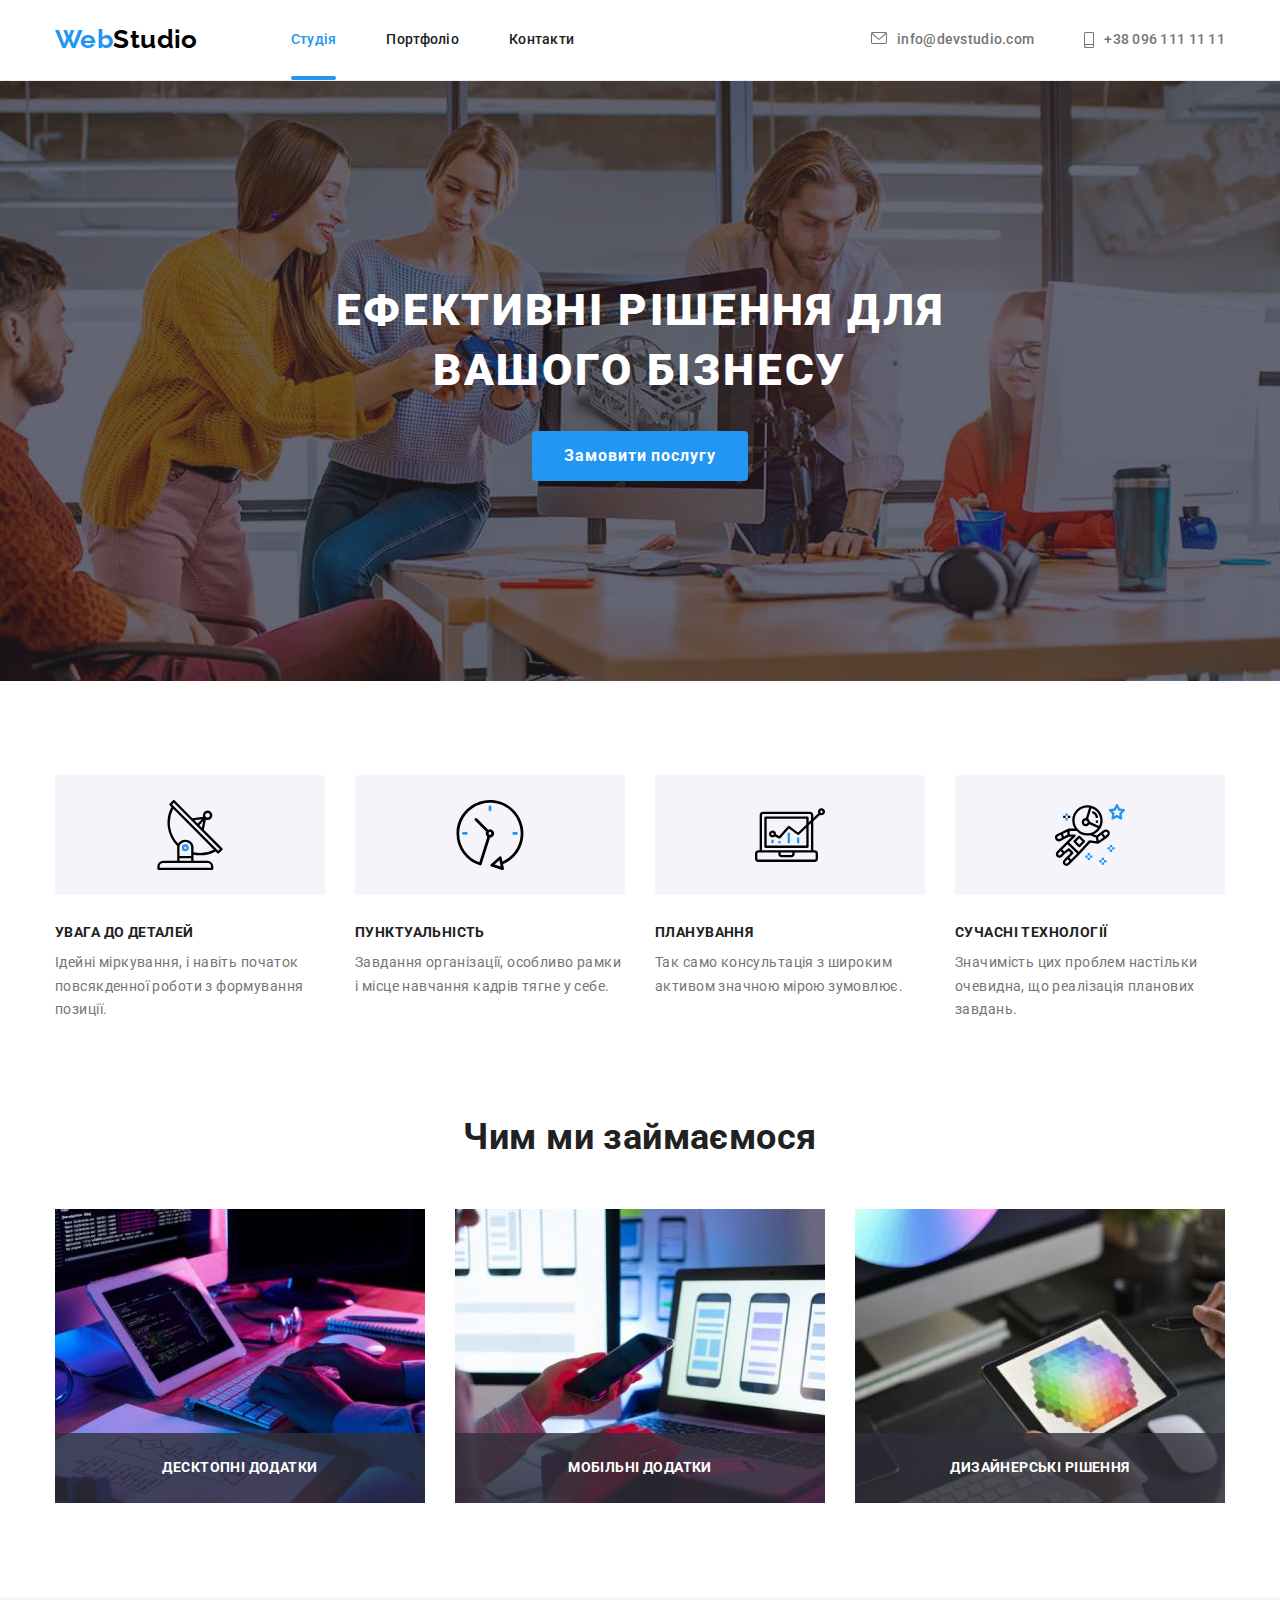
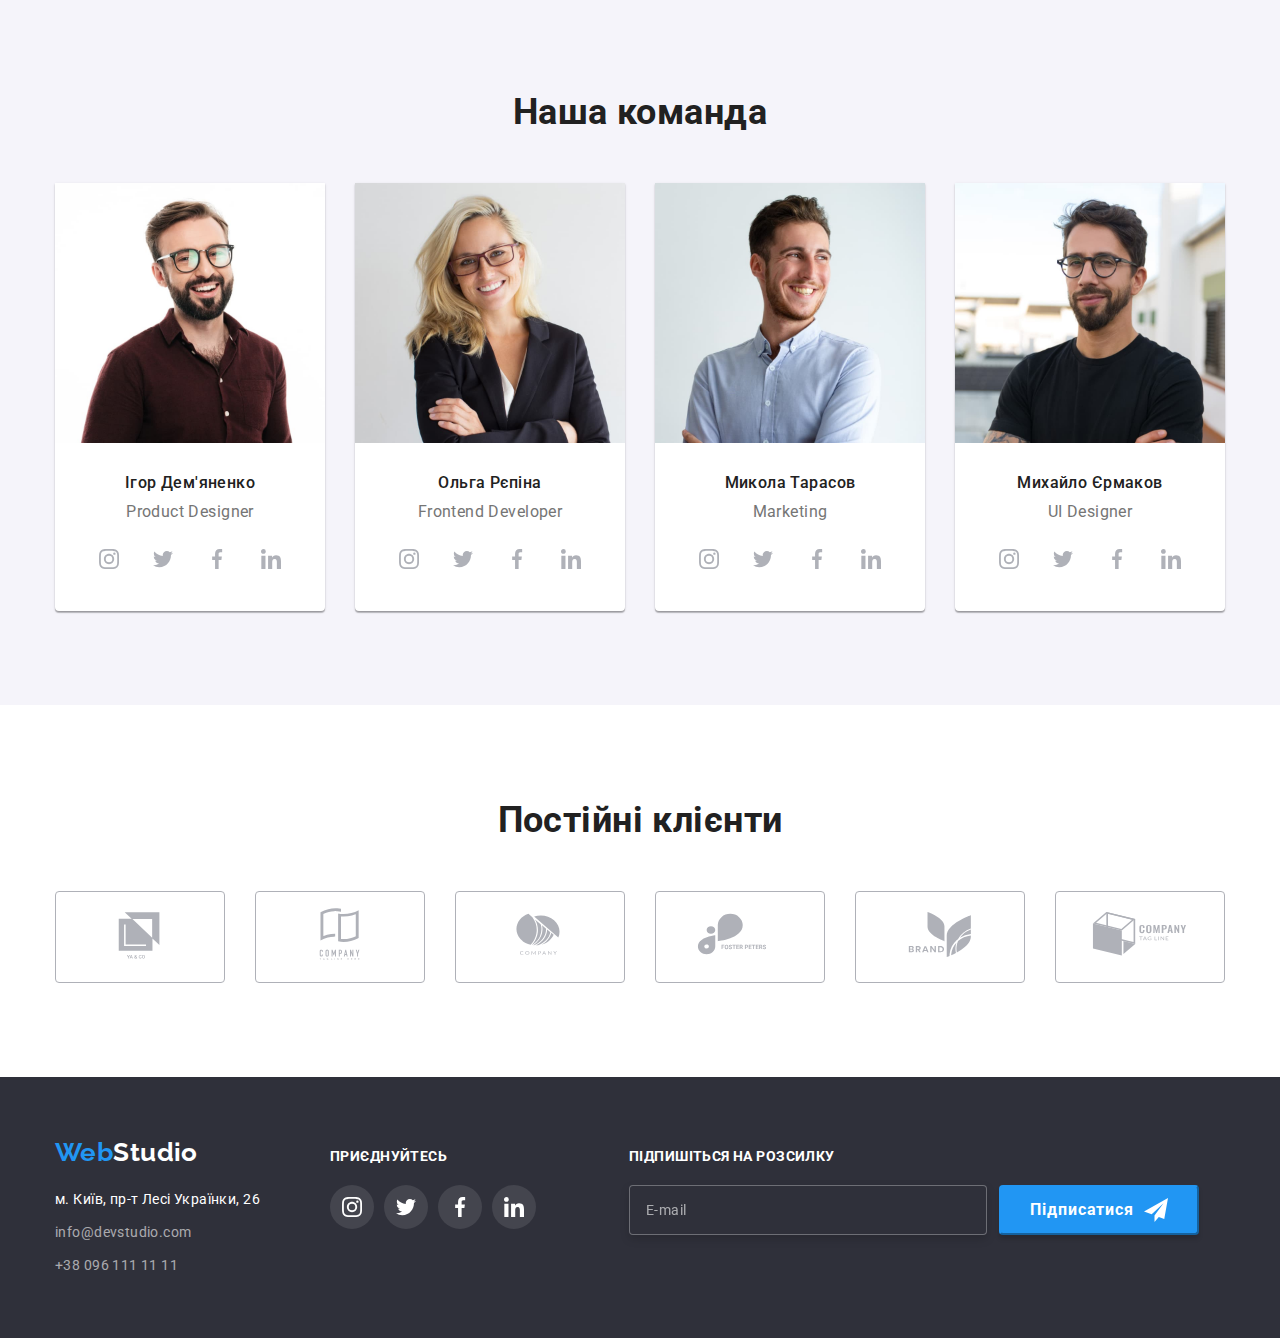
<file: index.html>
<!DOCTYPE html>
<html lang="uk">
<head>
    <meta charset="UTF-8">
    <meta http-equiv="X-UA-Compatible" content="IE=edge">
    <meta name="viewport" content="width=device-width, initial-scale=1.0">
    <title>Студія</title>
    <link href="https://fonts.googleapis.com/css2?family=Raleway:wght@700&family=Roboto:wght@400;500;700;900&display=swap"
        rel="stylesheet">
    <link rel="stylesheet" href="https://cdn.jsdelivr.net/npm/modern-normalize@1.1.0/modern-normalize.min.css">
    <link rel="stylesheet" href="./css/main.min.css">
</head>
<body>
    <!--Шапка сторінки-->
    <header class="header">
        <div class="container">
            <a href="/" class="logo logo-h">Web<span class="logo-end">Studio</span></a>
            <nav>
                <ul class="menu-nav list">
                    <li class="current-site"><a href="./index.html" class="link current">Студія</a></li>
                    <li class="list-link"><a href="./portfolio.html" class="link">Портфоліо</a></li>
                    <li class="list-link"><a href="" class="link">Контакти</a></li>
                </ul>
            </nav>
            <ul class="contacts list">
                <li><a href="mailto:info@devstudio.com" class="contacts-link">
                    <svg class="menu-nav-icons" width="16" height="12">
                        <use href="./images/icons.svg#envelope"></use>
                    </svg>
                    info@devstudio.com</a></li>
                <li class="list-link"><a href="tel:+380961111111" class="contacts-link">
                    <svg class="menu-nav-icons" width="10" height="16">
                        <use href="./images/icons.svg#smartphone"></use>
                    </svg>
                    +38 096 111 11 11</a></li>
            </ul>
        </div>
    </header>
    <main>
        <!--Шапка-->
        <section class="hero section">
            <div class="container">
                <h1 class="hero__title">Ефективні рішення для <br> вашого бізнесу</h1>
                <button data-modal-open type="button" class="hero-button">Замовити послугу</button>
            </div>
        </section>
        <!--Особливості-->
        <section class="section features">
            <div class="container">
                <h2 class="visually-hidden">Особливості</h2>
                <ul class="features__list list">
                        <li class="features__item">
                            <div class="features__icon">
                                <svg width="70" height="70">
                                    <use href="./images/icons.svg#antenna"></use>
                                </svg>
                            </div>
                            <h3 class="features__title">УВАГА ДО ДЕТАЛЕЙ</h3>
                            <p class="features__text">Ідейні міркування, і навіть початок повсякденної роботи з формування позиції.</p>
                        </li>
                        <li class="features__item">
                            <div class="features__icon">
                                <svg width="70" height="70">
                                    <use href="./images/icons.svg#clock"></use>
                                </svg>
                            </div>
                            <h3 class="features__title">ПУНКТУАЛЬНІСТЬ</h3>
                            <p class="features__text">Завдання організації, особливо рамки і місце навчання кадрів тягне у себе.</p>
                        </li>
                        <li class="features__item">
                            <div class="features__icon">
                                <svg width="70" height="70">
                                    <use href="./images/icons.svg#diagram"></use>
                                </svg>
                            </div>
                            <h3 class="features__title">ПЛАНУВАННЯ</h3>
                            <p class="features__text">Так само консультація з широким активом значною мірою зумовлює.</p>
                        </li>
                        <li class="features__item">
                            <div class="features__icon">
                                <svg width="70" height="70">
                                    <use href="./images/icons.svg#astronaut"></use>
                                </svg>
                            </div>
                            <h3 class="features__title">СУЧАСНІ ТЕХНОЛОГІЇ</h3>
                            <p class="features__text">Значимість цих проблем настільки очевидна, що реалізація планових завдань.</p>
                        </li>
                </ul>
            </div>
        </section>
        <!--Чим ми займаємося-->
        <section class="section">
            <div class="container">
                <h2 class="work-title">Чим ми займаємося</h2>
                <ul class="list works">
                    <li class="works__item">
                        <img src="./images/box1.jpg" alt="Веб-розробка" width="370" height="294">
                        <p class="works__name">Десктопні додатки</p>
                    </li>
                    <li class="works__item">
                        <img src="./images/box2.jpg" alt="Мобільні додатки" width="370" height="294">
                        <p class="works__name">Мобільні додатки</p>
                    </li>
                    <li class="works__item">
                        <img src="./images/box3.jpg" alt="Веб-дизайн" width="370" height="294">
                        <p class="works__name">Дизайнерські рішення</p>
                    </li>
                </ul>
            </div>
        </section>
        <!--Наша команда-->
        <section class="team section">
            <div class="container">
                <h2 class="team__title">Наша команда</h2>
                <ul class="list team__list">
                    <li class="team__item">
                        <img src="./images/team1.jpg" alt="Дизайнер Дем'яненко" width="270" height="260">
                        <div class="team__text">
                            <h3 class="team__name">Ігор Дем'яненко</h3>
                            <p class="team__pos">Product Designer</p>
                            <ul class="socials-list list">
                                <li>
                                    <a href="https://www.instagram.com" class="socials-link" target="_blank" rel="noopener noreferrer nofollow">
                                        <svg width="20" height="20">
                                            <use href="./images/icons.svg#instagram"></use>
                                        </svg>
                                    </a>
                                </li>
                                <li>
                                    <a href="https://twitter.com" class="socials-link" target="_blank" rel="noopener noreferrer nofollow">
                                        <svg width="20" height="20">
                                            <use href="./images/icons.svg#twitter"></use>
                                        </svg>
                                    </a>
                                </li>
                                <li>
                                    <a href="https://www.facebook.com" class="socials-link" target="_blank" rel="noopener noreferrer nofollow">
                                        <svg width="20" height="20">
                                            <use href="./images/icons.svg#facebook"></use>
                                        </svg>
                                    </a>
                                </li>
                                <li>
                                    <a href="https://www.linkedin.com" class="socials-link" target="_blank" rel="noopener noreferrer nofollow">
                                        <svg width="20" height="20">
                                            <use href="./images/icons.svg#linkedin"></use>
                                        </svg>
                                    </a>
                                </li>
                            </ul>
                        </div>
                    </li>
                    <li class="team__item">
                        <img src="./images/team2.jpg" alt="Розробник Рєпіна" width="270" height="260">
                        <div class="team__text">
                            <h3 class="team__name">Ольга Рєпіна</h3>
                            <p class="team__pos">Frontend Developer</p>
                            <ul class="socials-list list">
                                <li>
                                    <a href="https://www.instagram.com" class="socials-link" target="_blank" rel="noopener noreferrer nofollow">
                                        <svg width="20" height="20">
                                            <use href="./images/icons.svg#instagram"></use>
                                        </svg>
                                    </a>
                                </li>
                                <li>
                                    <a href="https://twitter.com" class="socials-link" target="_blank" rel="noopener noreferrer nofollow">
                                        <svg width="20" height="20">
                                            <use href="./images/icons.svg#twitter"></use>
                                        </svg>
                                    </a>
                                </li>
                                <li>
                                    <a href="https://www.facebook.com" class="socials-link" target="_blank" rel="noopener noreferrer nofollow">
                                        <svg width="20" height="20">
                                            <use href="./images/icons.svg#facebook"></use>
                                        </svg>
                                    </a>
                                </li>
                                <li>
                                    <a href="https://www.linkedin.com" class="socials-link" target="_blank" rel="noopener noreferrer nofollow">
                                        <svg width="20" height="20">
                                            <use href="./images/icons.svg#linkedin"></use>
                                        </svg>
                                    </a>
                                </li>
                            </ul>
                        </div>
                    </li>
                    <li class="team__item">
                        <img src="./images/team3.jpg" alt="Маркетолог Тарасов" width="270" height="260">
                        <div class="team__text">
                            <h3 class="team__name">Микола Тарасов</h3>
                            <p class="team__pos">Marketing</p>
                            <ul class="socials-list list">
                                <li>
                                    <a href="https://www.instagram.com" class="socials-link" target="_blank" rel="noopener noreferrer nofollow">
                                        <svg width="20" height="20">
                                            <use href="./images/icons.svg#instagram"></use>
                                        </svg>
                                    </a>
                                </li>
                                <li>
                                    <a href="https://twitter.com" class="socials-link" target="_blank" rel="noopener noreferrer nofollow">
                                        <svg width="20" height="20">
                                            <use href="./images/icons.svg#twitter"></use>
                                        </svg>
                                    </a>
                                </li>
                                <li>
                                    <a href="https://www.facebook.com" class="socials-link" target="_blank" rel="noopener noreferrer nofollow">
                                        <svg width="20" height="20">
                                            <use href="./images/icons.svg#facebook"></use>
                                        </svg>
                                    </a>
                                </li>
                                <li>
                                    <a href="https://www.linkedin.com" class="socials-link" target="_blank" rel="noopener noreferrer nofollow">
                                        <svg width="20" height="20">
                                            <use href="./images/icons.svg#linkedin"></use>
                                        </svg>
                                    </a>
                                </li>
                            </ul>
                        </div>
                    </li>
                    <li class="team__item">
                        <img src="./images/team4.jpg" alt="Дизайнер Єрмаков" width="270" height="260">
                        <div class="team__text">
                            <h3 class="team__name">Михайло Єрмаков</h3>
                            <p class="team__pos">UI Designer</p>
                            <ul class="socials-list list">
                                <li>
                                    <a href="https://www.instagram.com" class="socials-link" target="_blank" rel="noopener noreferrer nofollow">
                                        <svg width="20" height="20">
                                            <use href="./images/icons.svg#instagram"></use>
                                        </svg>
                                    </a>
                                </li>
                                <li>
                                    <a href="https://twitter.com" class="socials-link" target="_blank" rel="noopener noreferrer nofollow">
                                        <svg width="20" height="20">
                                            <use href="./images/icons.svg#twitter"></use>
                                        </svg>
                                    </a>
                                </li>
                                <li>
                                    <a href="https://www.facebook.com" class="socials-link" target="_blank" rel="noopener noreferrer nofollow">
                                        <svg width="20" height="20">
                                            <use href="./images/icons.svg#facebook"></use>
                                        </svg>
                                    </a>
                                </li>
                                <li>
                                    <a href="https://www.linkedin.com" class="socials-link" target="_blank" rel="noopener noreferrer nofollow">
                                        <svg width="20" height="20">
                                            <use href="./images/icons.svg#linkedin"></use>
                                        </svg>
                                    </a>
                                </li>
                            </ul>
                        </div>
                    </li>
                </ul>
            </div>
        </section>
        <!--Постійні клієнти-->
        <section class="section">
            <div class="container">
                <h2 class="clients__title">Постійні клієнти</h2>
                <ul class="list clients">
                    <li class="clients__item">
                        <a href="">
                            <svg class="clients__icon" width="106" height="60">
                                <use href="./images/icons.svg#logo-1"></use>
                            </svg>
                        </a>
                    </li>
                    <li class="clients__item">
                        <a href="">
                            <svg class="clients__icon" width="106" height="60">
                                <use href="./images/icons.svg#logo-2"></use>
                            </svg>
                        </a>
                    </li>
                    <li class="clients__item">
                        <a href="">
                            <svg class="clients__icon" width="106" height="60">
                                <use href="./images/icons.svg#logo-3"></use>
                            </svg>
                        </a>
                    </li>
                    <li class="clients__item">
                        <a href="">
                            <svg class="clients__icon" width="106" height="60">
                                <use href="./images/icons.svg#logo-4"></use>
                            </svg>
                        </a>
                    </li>
                    <li class="clients__item">
                        <a href="">
                            <svg class="clients__icon" width="106" height="60">
                                <use href="./images/icons.svg#logo-5"></use>
                            </svg>
                        </a>
                    </li>
                    <li class="clients__item">
                        <a href="">
                            <svg class="clients__icon" width="106" height="60">
                                <use href="./images/icons.svg#logo-6"></use>
                            </svg>
                        </a>
                    </li>
                </ul>
            </div>
        </section>
    </main>
    <!--Підвал сторінки-->
    <footer class="footer">
        <div class="container">
            <div>
                <a href="/" class="logo logo-f">Web<span class="logo-end-f">Studio</span></a>
                <address>
                    <ul class="list">
                        <li class="adress-li"><a
                            href="https://goo.gl/maps/xRPYW7kkfp8a4WXSA"
                            target="_blank"
                            rel="noopener noreferrer nofollow"
                            class="adress-link">м. Київ, пр-т Лесі Українки, 26</a>
                        </li>
                        <li class="adress-li"><a
                            href="mailto:info@devstudio.com"
                            target="_blank"
                            rel="noopener noreferrer nofollow"
                            class="info-link">info@devstudio.com</a>
                        </li>
                        <li class="adress-li"><a href="tel:+380961111111" class="info-link">+38 096 111 11 11</a></li>
                    </ul>
                </address>
            </div>
            <div class="f-right">
                <p class="join">приєднуйтесь</p>
                <ul class="socials-list list">
                    <li class="link-item">
                        <a href="https://www.instagram.com" class="socials-link" target="_blank" rel="noopener noreferrer nofollow">
                            <svg class="socials-icons" width="20" height="20">
                                <use href="./images/icons.svg#instagram"></use>
                            </svg>
                        </a>
                    </li>
                    <li class="link-item">
                        <a href="https://twitter.com" class="socials-link" target="_blank" rel="noopener noreferrer nofollow">
                            <svg class="socials-icons" width="20" height="20">
                                <use href="./images/icons.svg#twitter"></use>
                            </svg>
                        </a>
                    </li>
                    <li class="link-item">
                        <a href="https://www.facebook.com" class="socials-link" target="_blank" rel="noopener noreferrer nofollow">
                            <svg class="socials-icons" width="20" height="20">
                                <use href="./images/icons.svg#facebook"></use>
                            </svg>
                        </a>
                    </li>
                    <li class="link-item">
                        <a href="https://www.linkedin.com" class="socials-link" target="_blank" rel="noopener noreferrer nofollow">
                            <svg class="socials-icons" width="20" height="20">
                                <use href="./images/icons.svg#linkedin"></use>
                            </svg>
                        </a>
                    </li>
                </ul>
            </div>
            <div class="f-form">
                <p class="f-sign">Підпишіться на розсилку</p>
                <form class="footer-form">
                    <input type="email" name="email-sign" placeholder="E-mail" class="footer-input" aria-label="Your Email">
                    <button type="submit" class="footer-btn">
                        <span class="sign">Підписатися</span>
                        <svg width="24" height="24">
                            <use href="./images/icons.svg#icon-send"></use>
                        </svg>
                    </button>
                </form>
            </div>
        </div>
    </footer>
    <div class="backdrop is-hidden" data-modal>
        <div class="modal">
            <p class="modal-title">Залиште свої дані, ми вам передзвонимо</p>
            <form>
                <label>
                    <span class="modal-name">Ім'я</span>
                    <div class="m-input">
                        <input type="text" name="full-name" class="modal-input">
                        <svg width="18" height="18" class="form-icon">
                            <use href="./images/icons.svg#person-icon"></use>
                        </svg>
                    </div>
                </label>
                <label>
                    <span class="modal-name">Телефон</span>
                    <div class="m-input">
                        <input type="tel" name="phone" class="modal-input">
                        <svg width="18" height="18" class="form-icon">
                            <use href="./images/icons.svg#phone-icon"></use>
                        </svg>
                    </div>
                </label>
                <label>
                    <span class="modal-name">Пошта</span>
                    <div class="m-input">
                        <input type="email" name="email" class="modal-input">
                        <svg width="18" height="18" class="form-icon">
                            <use href="./images/icons.svg#email-icon"></use>
                        </svg>
                    </div>
                </label>
                <label>
                    <span class="modal-name">Коментар</span>
                    <textarea class="modal-comments" placeholder="Введіть текст"></textarea>
                </label>
                <label class="form-checkbox">
                    <input type="checkbox" class="checkbox-input visually-hidden">
                    <svg width="16" height="15" class="checkbox-icon">
                        <use class="unchecked" href="./images/icons.svg#Ramka"></use>
                        <use class="checked" href="./images/icons.svg#check-icon"></use>
                    </svg>
                    <span>
                        Погоджуюся з розсилкою та приймаю <a href="" class="terms">Умови договору</a>
                    </span>
                </label>
                <button type="submit" class="modal-btn">
                    <span class="modal-btn-text">Відправити</span>
                </button>
            </form>
            <button data-modal-close class="close-btn" type="button">
                <svg class="close-btn-icon" width="11" height="11">
                    <use href="./images/icons.svg#close-modal">
                    </use>
                </svg>
            </button>
        </div>
    </div>
    <script src="./js/modal.js"></script>
</body>
</html>
</file>
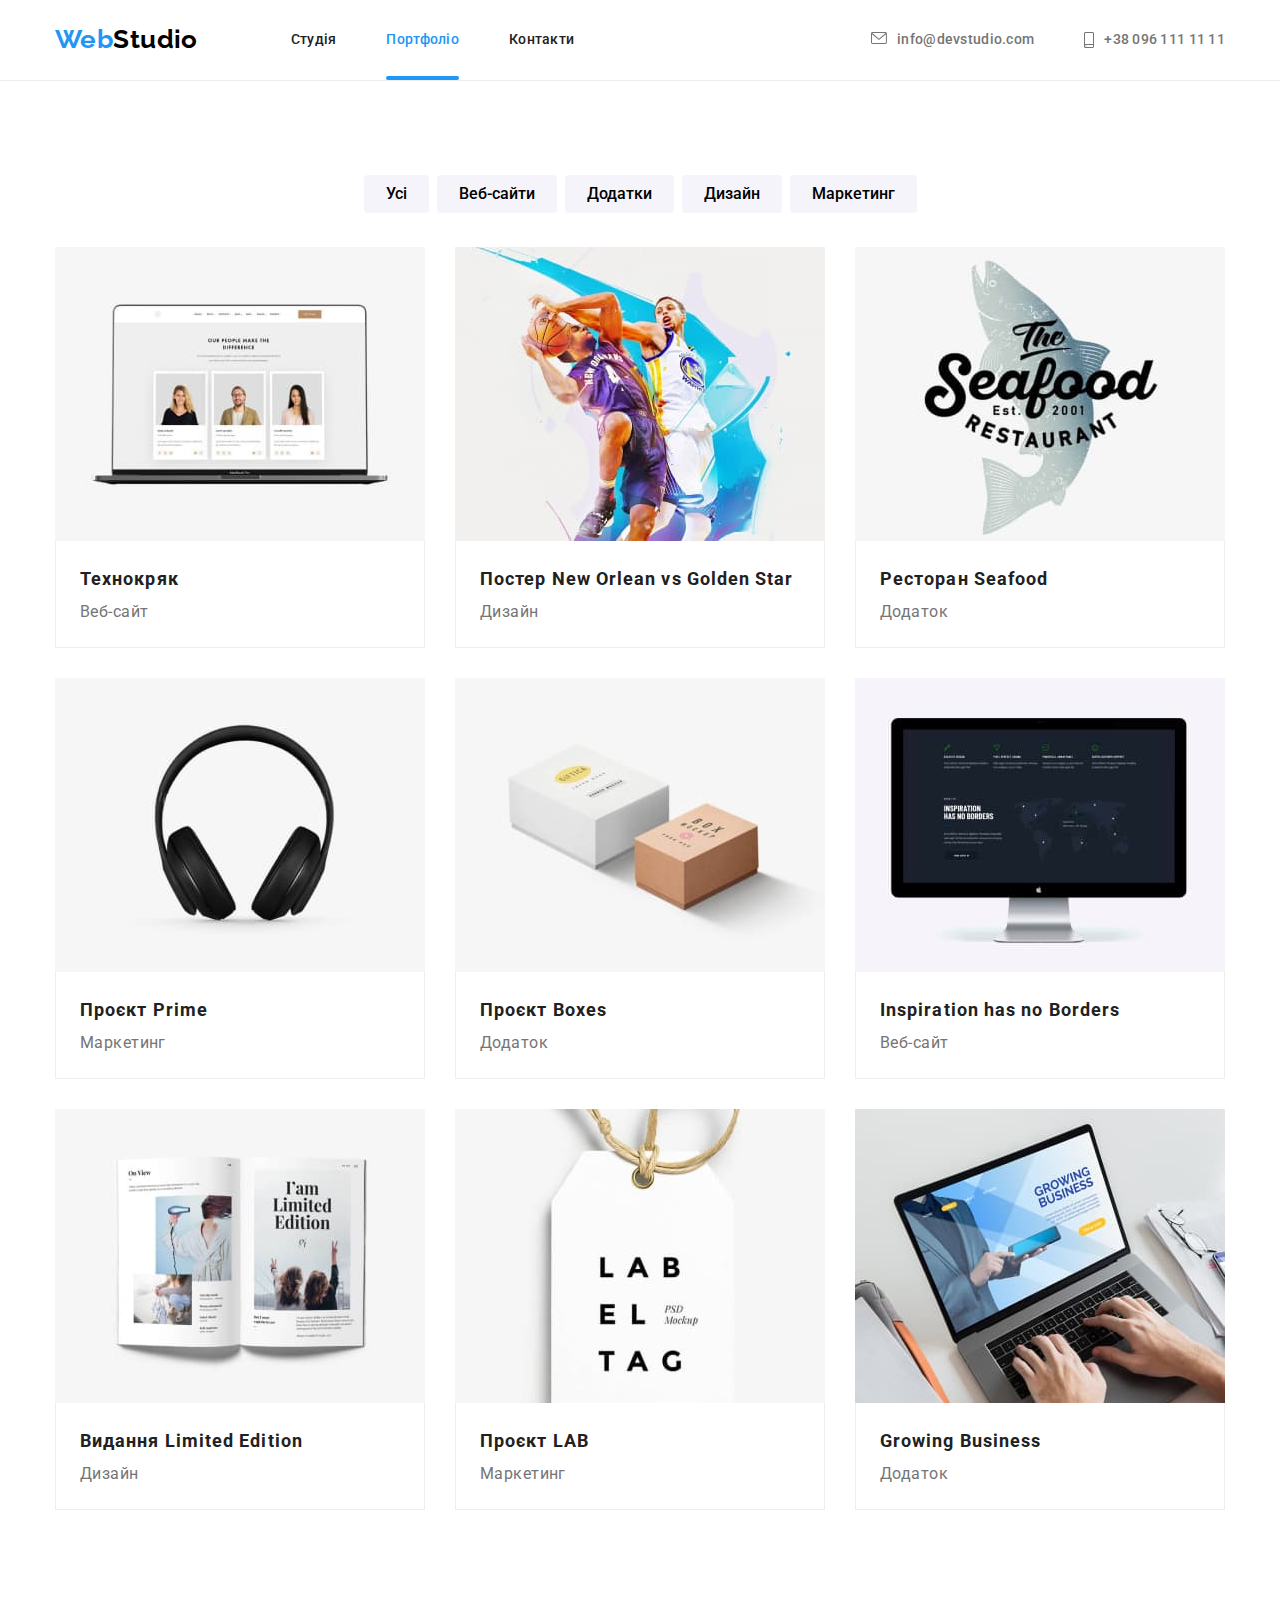
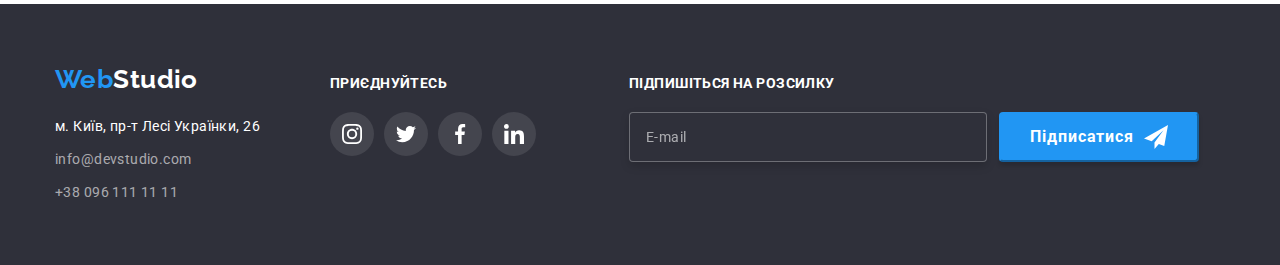
<file: portfolio.html>
<!DOCTYPE html>
<html lang="uk">
<head>
    <meta charset="UTF-8">
    <meta http-equiv="X-UA-Compatible" content="IE=edge">
    <meta name="viewport" content="width=device-width, initial-scale=1.0">
    <title>Портфоліо</title>
    <link href="https://fonts.googleapis.com/css2?family=Raleway:wght@700&family=Roboto:wght@400;500;700;900&display=swap"
        rel="stylesheet">
    <link rel="stylesheet" href="https://cdn.jsdelivr.net/npm/modern-normalize@1.1.0/modern-normalize.min.css">
    <link rel="stylesheet" href="./css/main.min.css">
</head>
<body>
    <!--Шапка сторінки-->
    <header class="header">
        <div class="container">
            <a href="/" class="logo logo-h">Web<span class="logo-end">Studio</span></a>
            <nav>
                <ul class="menu-nav list">
                    <li><a href="./index.html" class="link">Студія</a></li>
                    <li class="list-link current-site"><a href="./portfolio.html" class="link current">Портфоліо</a></li>
                    <li class="list-link"><a href="" class="link">Контакти</a></li>
                </ul>
            </nav>
            <ul class="contacts list">
                <li><a href="mailto:info@devstudio.com" class="contacts-link">
                        <svg class="menu-nav-icons" width="16" height="12">
                            <use href="./images/icons.svg#envelope"></use>
                        </svg>
                        info@devstudio.com</a></li>
                <li class="list-link"><a href="tel:+380961111111" class="contacts-link">
                        <svg class="menu-nav-icons" width="10" height="16">
                            <use href="./images/icons.svg#smartphone"></use>
                        </svg>
                        +38 096 111 11 11</a></li>
            </ul>
        </div>
    </header>
    <main>
        <section class="section">
            <div class="container">
                <h1 class="visually-hidden">Приклади робіт</h1>
                <ul class="list filter-list">
                    <li class="filter-li"><button type="button" class="filter">Усі</button></li>
                    <li class="filter-li"><button type="button" class="filter">Веб-сайти</button></li>
                    <li class="filter-li"><button type="button" class="filter">Додатки</button></li>
                    <li class="filter-li"><button type="button" class="filter">Дизайн</button></li>
                    <li class="filter-li"><button type="button" class="filter">Маркетинг</button></li>
                </ul>
                    <ul class="examples list">
                <li>
                    <a href="http://" class="example-link">
                    <div class="overlay">
                        <img src="./images/technokryak.jpg" alt="Технокряк" width="370" height="294">
                        <p class="overlay-text">Ресурс пропонує комплексні пропозиції з різним рівнем функціоналу та сервісів. Все це дозволить відвідувачу отримати
                        вичерпні відомості про компанію чи приватну особу.</p>
                    </div>
                    <div class="infos">
                        <h2 class="example-item">Технокряк</h2>
                        <p class="p-text">Веб-сайт</p>
                    </div>
                    </a>
                </li>
                <li>
                    <a href="http://" class="example-link">
                    <div class="overlay">
                        <img src="./images/basketball.jpg" alt="Постер" width="370" height="294">
                        <p class="overlay-text">Ресурс пропонує комплексні пропозиції з різним рівнем функціоналу та сервісів. Все це дозволить
                        відвідувачу отримати вичерпні відомості про компанію чи приватну особу.</p>
                    </div>
                    <div class="infos">
                        <h2 class="example-item">Постер New Orlean vs Golden Star</h2>
                        <p class="p-text">Дизайн</p>
                    </div>
                    </a>
                </li>
                <li>
                    <a href="http://" class="example-link">
                    <div class="overlay">
                        <img src="./images/seafood.jpg" alt="Ресторан" width="370" height="294">
                        <p class="overlay-text">Ресурс пропонує комплексні пропозиції з різним рівнем функціоналу та сервісів. Все це дозволить
                        відвідувачу отримати вичерпні відомості про компанію чи приватну особу.</p>
                    </div>
                    <div class="infos">
                        <h2 class="example-item">Ресторан Seafood</h2>
                        <p class="p-text">Додаток</p>
                    </div>
                    </a>
                </li>
                <li>
                    <a href="http://" class="example-link">
                    <div class="overlay">
                        <img src="./images/prime.jpg" alt="Prime" width="370" height="294">
                        <p class="overlay-text">Ресурс пропонує комплексні пропозиції з різним рівнем функціоналу та сервісів. Все це дозволить відвідувачу отримати вичерпні відомості про компанію чи приватну особу.</p>
                    </div>
                    <div class="infos">
                        <h2 class="example-item">Проєкт Prime</h2>
                        <p class="p-text">Маркетинг</p>
                    </div>
                    </a>
                </li>
                <li>
                    <a href="http://" class="example-link">
                    <div class="overlay">
                        <img src="./images/boxes.jpg" alt="Boxes" width="370" height="294">
                        <p class="overlay-text">Ресурс пропонує комплексні пропозиції з різним рівнем функціоналу та сервісів. Все це дозволить
                        відвідувачу отримати вичерпні відомості про компанію чи приватну особу.</p>
                    </div>
                    <div class="infos">
                        <h2 class="example-item">Проєкт Boxes</h2>
                        <p class="p-text">Додаток</p>
                    </div>
                    </a>
                </li>
                <li>
                    <a href="http://" class="example-link">
                    <div class="overlay">
                        <img src="./images/ihnb.jpg" alt="IhnB" width="370" height="294">
                        <p class="overlay-text">Ресурс пропонує комплексні пропозиції з різним рівнем функціоналу та сервісів. Все це дозволить
                        відвідувачу отримати вичерпні відомості про компанію чи приватну особу.</p>
                    </div>
                    <div class="infos">
                        <h2 class="example-item">Inspiration has no Borders</h2>
                        <p class="p-text">Веб-сайт</p>
                    </div>
                    </a>
                </li>
                <li>
                    <a href="http://" class="example-link">
                    <div class="overlay">
                        <img src="./images/limited-edition.jpg" alt="Limited Edition" width="370" height="294">
                        <p class="overlay-text">Ресурс пропонує комплексні пропозиції з різним рівнем функціоналу та сервісів. Все це дозволить
                        відвідувачу отримати вичерпні відомості про компанію чи приватну особу.</p>
                    </div>
                    <div class="infos">
                        <h2 class="example-item">Видання Limited Edition</h2>
                        <p class="p-text">Дизайн</p>
                    </div>
                    </a>
                </li>
                <li>
                    <a href="http://" class="example-link">
                    <div class="overlay">
                        <img src="./images/lab.jpg" alt="LAB" width="370" height="294">
                        <p class="overlay-text">Ресурс пропонує комплексні пропозиції з різним рівнем функціоналу та сервісів. Все це дозволить
                        відвідувачу отримати вичерпні відомості про компанію чи приватну особу.</p>
                    </div>
                    <div class="infos">
                        <h2 class="example-item">Проєкт LAB</h2>
                        <p class="p-text">Маркетинг</p>
                    </div>
                    </a>
                </li>
                <li>
                    <a href="http://" class="example-link">
                    <div class="overlay">
                        <img src="./images/growing-business.jpg" alt="Growing Business" width="370" height="294">
                        <p class="overlay-text">Ресурс пропонує комплексні пропозиції з різним рівнем функціоналу та сервісів. Все це дозволить
                        відвідувачу отримати вичерпні відомості про компанію чи приватну особу.</p>
                    </div>
                    <div class="infos">
                        <h2 class="example-item">Growing Business</h2>
                        <p class="p-text">Додаток</p>
                    </div>
                    </a>
                </li>
                    </ul>
            </div>
        </section>
    </main>
    <!--Підвал сторінки-->
    <footer class="footer">
        <div class="container">
            <div>
                <a href="/" class="logo logo-f">Web<span class="logo-end-f">Studio</span></a>
                <address>
                    <ul class="list">
                        <li class="adress-li"><a href="https://goo.gl/maps/xRPYW7kkfp8a4WXSA" target="_blank"
                                rel="noopener noreferrer nofollow" class="adress-link">м. Київ, пр-т Лесі Українки, 26</a>
                        </li>
                        <li class="adress-li"><a href="mailto:info@devstudio.com" target="_blank"
                                rel="noopener noreferrer nofollow" class="info-link">info@devstudio.com</a>
                        </li>
                        <li class="adress-li"><a href="tel:+380961111111" class="info-link">+38 096 111 11 11</a></li>
                    </ul>
                </address>
            </div>
            <div class="f-right">
                <p class="join">приєднуйтесь</p>
                <ul class="socials-list list">
                    <li class="link-item">
                        <a href="https://www.instagram.com" class="socials-link" target="_blank"
                            rel="noopener noreferrer nofollow">
                            <svg class="socials-icons" width="20" height="20">
                                <use href="./images/icons.svg#instagram"></use>
                            </svg>
                        </a>
                    </li>
                    <li class="link-item">
                        <a href="https://twitter.com" class="socials-link" target="_blank"
                            rel="noopener noreferrer nofollow">
                            <svg class="socials-icons" width="20" height="20">
                                <use href="./images/icons.svg#twitter"></use>
                            </svg>
                        </a>
                    </li>
                    <li class="link-item">
                        <a href="https://www.facebook.com" class="socials-link" target="_blank"
                            rel="noopener noreferrer nofollow">
                            <svg class="socials-icons" width="20" height="20">
                                <use href="./images/icons.svg#facebook"></use>
                            </svg>
                        </a>
                    </li>
                    <li class="link-item">
                        <a href="https://www.linkedin.com" class="socials-link" target="_blank"
                            rel="noopener noreferrer nofollow">
                            <svg class="socials-icons" width="20" height="20">
                                <use href="./images/icons.svg#linkedin"></use>
                            </svg>
                        </a>
                    </li>
                </ul>   
            </div>
            <div class="f-form">
                <p class="f-sign">Підпишіться на розсилку</p>
                <form class="footer-form">
                    <input type="email" name="email" placeholder="E-mail" class="footer-input">
                    <button type="submit" class="footer-btn">
                        <span class="sign">Підписатися</span>
                        <svg width="24" height="24">
                            <use href="./images/icons.svg#icon-send"></use>
                        </svg>
                    </button>
                </form>
            </div>
        </div>
    </footer>
    </body>
    </html>
</file>
<file: css/main.min.css>
:root{--main-text-color: #212121;--second-text-color: #757575;--activ-color: #2196F3;--white-color: #FFFFFF;--time: 250ms;--time-funktion: cubic-bezier(0.4, 0, 0.2, 1) }.visually-hidden{position:absolute;width:1px;height:1px;margin:-1px;border:0;padding:0;white-space:nowrap;-webkit-clip-path:inset(100%);clip-path:inset(100%);clip:rect(0 0 0 0);overflow:hidden}body{color:var(--main-text-color);background-color:var(--white-color);font-family:Roboto,sans-serif;font-size:14px;letter-spacing:.03em}.list{list-style:none}.container{width:1200px;margin:0 auto;padding:0 15px}h1,h2,h3,h4,h5,h6,p,ul{margin:0;padding:0}.section{padding-top:94px;padding-bottom:94px}a{text-decoration:none}img{display:block}.header{border-bottom:1px solid #ececec}.header .container{display:-webkit-box;display:-ms-flexbox;display:flex;-webkit-box-align:center;-ms-flex-align:center;align-items:center}.menu-nav{margin-left:93px}.menu-nav-icons{margin-right:10px;fill:var(--second-text-color);-webkit-transition:fill var(--time) var(--time-funktion);transition:fill var(--time) var(--time-funktion)}.menu-nav-icons:hover,.menu-nav-icons:focus{fill:var(--activ-color)}.contacts-link:hover .menu-nav-icons,.contacts-link:focus .menu-nav-icons{fill:currentColor}.list-link{margin-left:50px}.link{color:var(--main-text-color);-webkit-transition:color var(--time) var(--time-funktion);transition:color var(--time) var(--time-funktion)}.link:hover,.link:focus{color:var(--activ-color)}.current-site{position:relative}.current::after{content:"";position:absolute;display:block;bottom:0;width:100%;height:4px;background-color:var(--activ-color);border-radius:2px}.current{color:var(--activ-color)}.contacts-link{color:var(--second-text-color);-webkit-transition:color var(--time) var(--time-funktion);transition:color var(--time) var(--time-funktion)}.contacts-link:hover,.contacts-link:focus{color:var(--activ-color)}.contacts,.menu-nav{display:-webkit-box;display:-ms-flexbox;display:flex;font-weight:500;line-height:1.14;letter-spacing:.02em}.menu-nav .link,.contacts .contacts-link{display:-webkit-box;display:-ms-flexbox;display:flex;padding-top:32px;padding-bottom:32px}.contacts{margin-left:auto}.logo{color:var(--activ-color);font-family:"Raleway",sans-serif;font-weight:700;font-size:26px;line-height:1.19}.logo-end{color:#000}.logo-end-f{color:var(--white-color)}.logo-h{padding-top:24px;padding-bottom:25px}.logo-f{display:block;margin-bottom:20px}.footer{padding:60px 0;background-color:#2f303a}.footer .container{display:-webkit-box;display:-ms-flexbox;display:flex;-webkit-box-align:baseline;-ms-flex-align:baseline;align-items:baseline}.adress-li:not(:last-child){margin-bottom:9px}.adress-link{color:var(--white-color);font-style:normal;line-height:1.71;-webkit-transition:color var(--time) var(--time-funktion);transition:color var(--time) var(--time-funktion)}.adress-link:hover,.adress-link:focus{color:var(--activ-color)}.f-right{width:206px;height:80px;margin-left:70px}.f-right .socials-list{margin:0}.join{width:auto;margin-bottom:20px;font-weight:700;font-size:14px;line-height:1.14;letter-spacing:.03em;text-transform:uppercase;color:#fff}.f-form{width:570px;height:86px;margin-left:93px}.f-sign{width:auto;margin-bottom:20px;font-weight:700;font-size:14px;line-height:1.14;letter-spacing:.03em;text-transform:uppercase;color:#fff}.footer-form{display:-webkit-box;display:-ms-flexbox;display:flex;gap:12px}.sign{margin-right:10px;font-weight:700;font-size:16px;line-height:1.88;letter-spacing:.06em;color:#fff}.footer-input{width:358px;height:50px;padding-left:16px;color:var(--white-color);background-color:#2f303a;border:1px solid rgba(255,255,255,.3);-webkit-filter:drop-shadow(0px 4px 4px rgba(0, 0, 0, 0.15));filter:drop-shadow(0px 4px 4px rgba(0, 0, 0, 0.15));border-radius:4px;letter-spacing:.03em;-webkit-transition:border var(--time) var(--time-funktion);transition:border var(--time) var(--time-funktion)}.footer-input:focus,.footer-input:hover{border-color:var(--activ-color)}.footer-input::-webkit-input-placeholder{display:-webkit-box;display:flex;-webkit-box-align:center;align-items:center;font-weight:400;line-height:1.25;letter-spacing:.03em;color:rgba(255,255,255,.6)}.footer-input::-moz-placeholder{display:flex;align-items:center;font-weight:400;line-height:1.25;letter-spacing:.03em;color:rgba(255,255,255,.6)}.footer-input:-ms-input-placeholder{display:-ms-flexbox;display:flex;-ms-flex-align:center;align-items:center;font-weight:400;line-height:1.25;letter-spacing:.03em;color:rgba(255,255,255,.6)}.footer-input::-ms-input-placeholder{display:-ms-flexbox;display:flex;-ms-flex-align:center;align-items:center;font-weight:400;line-height:1.25;letter-spacing:.03em;color:rgba(255,255,255,.6)}.footer-input::placeholder{display:-webkit-box;display:-ms-flexbox;display:flex;-webkit-box-align:center;-ms-flex-align:center;align-items:center;font-weight:400;line-height:1.25;letter-spacing:.03em;color:rgba(255,255,255,.6)}.footer-btn{display:-webkit-box;display:-ms-flexbox;display:flex;-webkit-box-align:center;-ms-flex-align:center;align-items:center;-webkit-box-pack:center;-ms-flex-pack:center;justify-content:center;width:200px;height:50px;background-color:var(--activ-color);-webkit-box-shadow:0px 4px 4px rgba(0,0,0,.15);box-shadow:0px 4px 4px rgba(0,0,0,.15);border-radius:4px;border-color:var(--activ-color)}.link-item{background-color:rgba(255,255,255,.1);border-radius:50%}.info-link{color:rgba(255,255,255,.6);font-style:normal;line-height:1.71;-webkit-transition:color var(--time) var(--time-funktion);transition:color var(--time) var(--time-funktion)}.info-link:hover,.info-link:focus{color:var(--activ-color)}.hero{padding-top:200px;padding-bottom:200px;background-color:#c4c4c4;background-image:-webkit-gradient(linear, left top, left bottom, color-stop(40%, rgba(47, 48, 58, 0.4)), color-stop(40%, rgba(47, 48, 58, 0.4))),url("../images/hero-foto.jpg");background-image:linear-gradient(rgba(47, 48, 58, 0.4) 40%, rgba(47, 48, 58, 0.4) 40%),url("../images/hero-foto.jpg");background-size:cover;background-position:50% 50%}.hero__title{color:var(--white-color);font-weight:900;font-size:44px;line-height:1.36;text-align:center;letter-spacing:.06em;text-transform:uppercase}.hero-button{display:-webkit-box;display:-ms-flexbox;display:flex;width:216px;height:50px;-webkit-box-pack:center;-ms-flex-pack:center;justify-content:center;margin-top:30px;margin-left:auto;margin-right:auto;color:var(--white-color);background-color:var(--activ-color);font-family:inherit;font-weight:700;font-size:16px;line-height:1.88;-webkit-box-align:center;-ms-flex-align:center;align-items:center;text-align:center;letter-spacing:.06em;cursor:pointer;border-style:none;border-radius:4px;-webkit-transition:background-color var(--time) var(--time-funktion);transition:background-color var(--time) var(--time-funktion)}.hero-button:hover{background-color:#188ce8}.features{padding-bottom:0}.features__list{display:-webkit-box;display:-ms-flexbox;display:flex}.features__item{width:270px;margin-right:30px}.features__item:last-child{margin:0}.features__icon{display:-webkit-box;display:-ms-flexbox;display:flex;-webkit-box-align:center;-ms-flex-align:center;align-items:center;-webkit-box-pack:center;-ms-flex-pack:center;justify-content:center;width:270px;height:120px;background:#f5f4fa;border-radius:4px}.features__title{margin-bottom:10px;margin-top:30px;font-weight:700;font-size:14px;line-height:1.14;text-transform:uppercase}.features__text{color:var(--second-text-color);line-height:1.71}.work-title{margin-bottom:50px;font-weight:700;font-size:36px;line-height:1.17;text-align:center}.works{display:-webkit-box;display:-ms-flexbox;display:flex}.works__item{position:relative}.works__item:not(:last-child){margin-right:30px}.works__name{position:absolute;width:100%;bottom:0;padding-top:27px;padding-bottom:27px;font-weight:700;font-size:14px;line-height:1.14;text-align:center;text-transform:uppercase;color:#fff;background:rgba(47,48,58,.8)}.team{background-color:#f5f4fa}.team__title{margin-bottom:50px;font-weight:700;font-size:36px;line-height:1.17;text-align:center}.team__list{display:-webkit-box;display:-ms-flexbox;display:flex}.team__item{background-color:var(--white-color);-webkit-box-shadow:0px 1px 3px rgba(0,0,0,.12),0px 1px 1px rgba(0,0,0,.14),0px 2px 1px rgba(0,0,0,.2);box-shadow:0px 1px 3px rgba(0,0,0,.12),0px 1px 1px rgba(0,0,0,.14),0px 2px 1px rgba(0,0,0,.2);border-radius:0px 0px 4px 4px}.team__item:not(:last-child){margin-right:30px}.team__text{padding:30px 0}.team__name{margin-bottom:10px;font-weight:500;font-size:16px;line-height:1.19;text-align:center}.team__pos{color:var(--second-text-color);font-size:16px;line-height:1.19;text-align:center;margin-bottom:16px}.socials-list{display:-webkit-box;display:-ms-flexbox;display:flex;padding:0;margin:0 32px;width:206px;height:44px;-webkit-box-align:center;-ms-flex-align:center;align-items:center;gap:10px}.socials-link{display:-webkit-box;display:-ms-flexbox;display:flex;-webkit-box-align:center;-ms-flex-align:center;align-items:center;-webkit-box-pack:center;-ms-flex-pack:center;justify-content:center;width:44px;height:44px;fill:#afb1b8;border-radius:50%;-webkit-transition:background-color var(--time) var(--time-funktion),fill var(--time) var(--time-funktion);transition:background-color var(--time) var(--time-funktion),fill var(--time) var(--time-funktion)}.socials-link:hover,.socials-link:focus{fill:#fff;background-color:var(--activ-color)}.socials-icons{fill:var(--white-color)}.clients__title{margin-bottom:50px;font-weight:700;font-size:36px;line-height:1.17;text-align:center}.clients{display:-webkit-box;display:-ms-flexbox;display:flex;gap:30px}.clients__item{display:-webkit-box;display:-ms-flexbox;display:flex;-webkit-box-align:center;-ms-flex-align:center;align-items:center;-webkit-box-pack:center;-ms-flex-pack:center;justify-content:center;width:170px;height:92px;border:1px solid #afb1b8;border-radius:4px;-webkit-transition:border var(--time) var(--time-funktion);transition:border var(--time) var(--time-funktion)}.clients__item:hover,.clients__item:focus{border:1px solid var(--activ-color);cursor:pointer}.clients__icon{fill:#afb1b8;-webkit-transition:fill var(--time) var(--time-funktion);transition:fill var(--time) var(--time-funktion)}.clients__item:hover .clients__icon,.clients__item:focus .clients__icon{fill:var(--activ-color)}.filter-list{display:-webkit-box;display:-ms-flexbox;display:flex;-webkit-box-pack:center;-ms-flex-pack:center;justify-content:center;margin-bottom:34px}.filter-li:not(:last-child){margin-right:8px}.filter{padding:6px 22px;border-style:none;background-color:#f5f4fa;font-family:inherit;font-weight:500;font-size:16px;line-height:1.63;text-align:center;cursor:pointer;border-radius:4px;-webkit-transition:background-color var(--time) var(--time-funktion),color var(--time) var(--time-funktion),-webkit-box-shadow var(--time) var(--time-funktion);transition:background-color var(--time) var(--time-funktion),color var(--time) var(--time-funktion),-webkit-box-shadow var(--time) var(--time-funktion);transition:background-color var(--time) var(--time-funktion),color var(--time) var(--time-funktion),box-shadow var(--time) var(--time-funktion);transition:background-color var(--time) var(--time-funktion),color var(--time) var(--time-funktion),box-shadow var(--time) var(--time-funktion),-webkit-box-shadow var(--time) var(--time-funktion)}.filter:hover,.filter:focus{background-color:var(--activ-color);color:var(--white-color);-webkit-box-shadow:0px 3px 1px rgba(0,0,0,.1),0px 1px 2px rgba(0,0,0,.08),0px 2px 2px rgba(0,0,0,.12);box-shadow:0px 3px 1px rgba(0,0,0,.1),0px 1px 2px rgba(0,0,0,.08),0px 2px 2px rgba(0,0,0,.12)}.examples{display:-webkit-box;display:-ms-flexbox;display:flex;-ms-flex-wrap:wrap;flex-wrap:wrap;gap:30px}.example-link{display:block;-webkit-transition:-webkit-box-shadow var(--time) var(--time-funktion);transition:-webkit-box-shadow var(--time) var(--time-funktion);transition:box-shadow var(--time) var(--time-funktion);transition:box-shadow var(--time) var(--time-funktion), -webkit-box-shadow var(--time) var(--time-funktion)}.example-link:hover,.example-link:focus{-webkit-box-shadow:0px 1px 1px rgba(0,0,0,.12),0px 4px 4px rgba(0,0,0,.06),1px 4px 6px rgba(0,0,0,.16);box-shadow:0px 1px 1px rgba(0,0,0,.12),0px 4px 4px rgba(0,0,0,.06),1px 4px 6px rgba(0,0,0,.16)}.infos{padding:20px 24px;border-left:1px solid #eee;border-bottom:1px solid #eee;border-right:1px solid #eee}.overlay{position:relative;overflow:hidden}.overlay-text{display:inline-block;position:absolute;top:0;left:0;width:370px;height:294px;padding:63px 24px;font-weight:400;font-size:18px;line-height:1.56;color:var(--white-color);background-color:rgba(33,150,243,.9);-webkit-transform:translateY(101%);transform:translateY(101%);-webkit-transition:-webkit-transform var(--time) var(--time-funktion);transition:-webkit-transform var(--time) var(--time-funktion);transition:transform var(--time) var(--time-funktion);transition:transform var(--time) var(--time-funktion), -webkit-transform var(--time) var(--time-funktion)}.example-link:hover .overlay-text{-webkit-transform:translateY(0);transform:translateY(0)}.example-item{color:var(--main-text-color);font-weight:700;font-size:18px;line-height:2;letter-spacing:.06em}.p-text{color:var(--second-text-color);font-size:16px;line-height:1.88}.backdrop{position:fixed;top:0;left:0;z-index:10;width:100%;height:100%;background-color:rgba(0,0,0,.2);-webkit-transition:visibility 300ms var(--time-funktion),opacity 300ms var(--time-funktion);transition:visibility 300ms var(--time-funktion),opacity 300ms var(--time-funktion)}.backdrop.is-hidden{opacity:0;visibility:hidden;pointer-events:none}.modal{position:absolute;top:50%;left:50%;-webkit-transform:translate(-50%, -50%);transform:translate(-50%, -50%);padding:40px;width:528px;height:581px;background:#fff;-webkit-box-shadow:0px 1px 3px rgba(0,0,0,.12),0px 1px 1px rgba(0,0,0,.14),0px 2px 1px rgba(0,0,0,.2);box-shadow:0px 1px 3px rgba(0,0,0,.12),0px 1px 1px rgba(0,0,0,.14),0px 2px 1px rgba(0,0,0,.2);border-radius:4px;-webkit-transition:-webkit-transform 300ms var(--time-funktion);transition:-webkit-transform 300ms var(--time-funktion);transition:transform 300ms var(--time-funktion);transition:transform 300ms var(--time-funktion), -webkit-transform 300ms var(--time-funktion)}.backdrop.is-hidden .modal{-webkit-transform:scale(0.3);transform:scale(0.3)}.close-btn{position:absolute;top:8px;right:8px;display:-webkit-box;display:-ms-flexbox;display:flex;-webkit-box-align:center;-ms-flex-align:center;align-items:center;-webkit-box-pack:center;-ms-flex-pack:center;justify-content:center;width:30px;height:30px;padding:0;background:#fff;border-radius:50%;cursor:pointer;border:1px solid rgba(0,0,0,.1)}.close-btn-icon{fill:#000;-webkit-transition:fill var(--time) var(--time-funktion);transition:fill var(--time) var(--time-funktion)}.close-btn:hover .close-btn-icon,.close-btn:focus .close-btn-icon{fill:var(--activ-color)}.modal-title{width:448px;height:23px;font-weight:700;font-size:20px;line-height:1.15;text-align:center;letter-spacing:.03em;color:var(--main-text-color)}.m-input{position:relative}.modal-input{-webkit-box-sizing:border-box;box-sizing:border-box;padding-left:42px;width:448px;height:40px;border:1px solid rgba(33,33,33,.2);border-radius:4px;-webkit-transition:border-color var(--time) var(--time-funktion);transition:border-color var(--time) var(--time-funktion)}.m-input:hover .modal-input,.m-input:focus .modal-input,.m-input:focus-within .modal-input{border-color:var(--activ-color)}.modal-comments{-webkit-box-sizing:border-box;box-sizing:border-box;resize:none;width:448px;height:120px;padding:12px 16px;border:1px solid rgba(33,33,33,.2);border-radius:4px}.modal-comments::-webkit-input-placeholder{font-weight:400;font-size:12px;line-height:1.17;letter-spacing:.01em;color:rgba(117,117,117,.5)}.modal-comments::-moz-placeholder{font-weight:400;font-size:12px;line-height:1.17;letter-spacing:.01em;color:rgba(117,117,117,.5)}.modal-comments:-ms-input-placeholder{font-weight:400;font-size:12px;line-height:1.17;letter-spacing:.01em;color:rgba(117,117,117,.5)}.modal-comments::-ms-input-placeholder{font-weight:400;font-size:12px;line-height:1.17;letter-spacing:.01em;color:rgba(117,117,117,.5)}.modal-comments::placeholder{font-weight:400;font-size:12px;line-height:1.17;letter-spacing:.01em;color:rgba(117,117,117,.5)}.modal-comments:hover,.modal-comments:focus{border-color:var(--activ-color)}.form-icon{position:absolute;top:50%;left:15px;-webkit-transform:translateY(-50%);transform:translateY(-50%);-webkit-transition:fill var(--time) var(--time-funktion);transition:fill var(--time) var(--time-funktion)}.m-input:hover .form-icon,.m-input:focus .form-icon,.m-input:focus-within .form-icon{fill:var(--activ-color)}input:focus-visible,textarea:focus-visible{outline:none}.modal-name{display:block;margin-top:10px;margin-bottom:4px;font-weight:400;font-size:12px;line-height:1.17;letter-spacing:.01em;color:var(--second-text-color)}.form-checkbox{display:-webkit-box;display:-ms-flexbox;display:flex;-webkit-box-align:center;-ms-flex-align:center;align-items:center;-webkit-box-pack:center;-ms-flex-pack:center;justify-content:center;margin-top:20px;margin-bottom:30px;font-size:14px;line-height:1.71;color:var(--second-text-color)}.checkbox-icon{margin-right:8px}.checkbox-icon .unchecked{opacity:1}.checkbox-input:checked+.checkbox-icon .unchecked{opacity:0}.checkbox-icon .checked{opacity:0}.checkbox-input:checked+.checkbox-icon .checked{opacity:1}.terms{text-decoration:underline;color:var(--activ-color)}.modal-btn{display:-webkit-box;display:-ms-flexbox;display:flex;-webkit-box-align:center;-ms-flex-align:center;align-items:center;-webkit-box-pack:center;-ms-flex-pack:center;justify-content:center;width:200px;height:50px;margin:auto;margin-top:30px;background-color:var(--activ-color);-webkit-box-shadow:0px 4px 4px rgba(0,0,0,.15);box-shadow:0px 4px 4px rgba(0,0,0,.15);border-radius:4px;border-color:var(--activ-color);-webkit-transition:background-color var(--time) var(--time-funktion);transition:background-color var(--time) var(--time-funktion)}.modal-btn:hover,.modal-btn:focus{background-color:#188ce8}.modal-btn-text{display:-webkit-box;display:-ms-flexbox;display:flex;-webkit-box-align:center;-ms-flex-align:center;align-items:center;text-align:center;font-weight:700;font-size:16px;line-height:1.88;letter-spacing:.06em;color:#fff}/*# sourceMappingURL=main.min.css.map */
</file>
